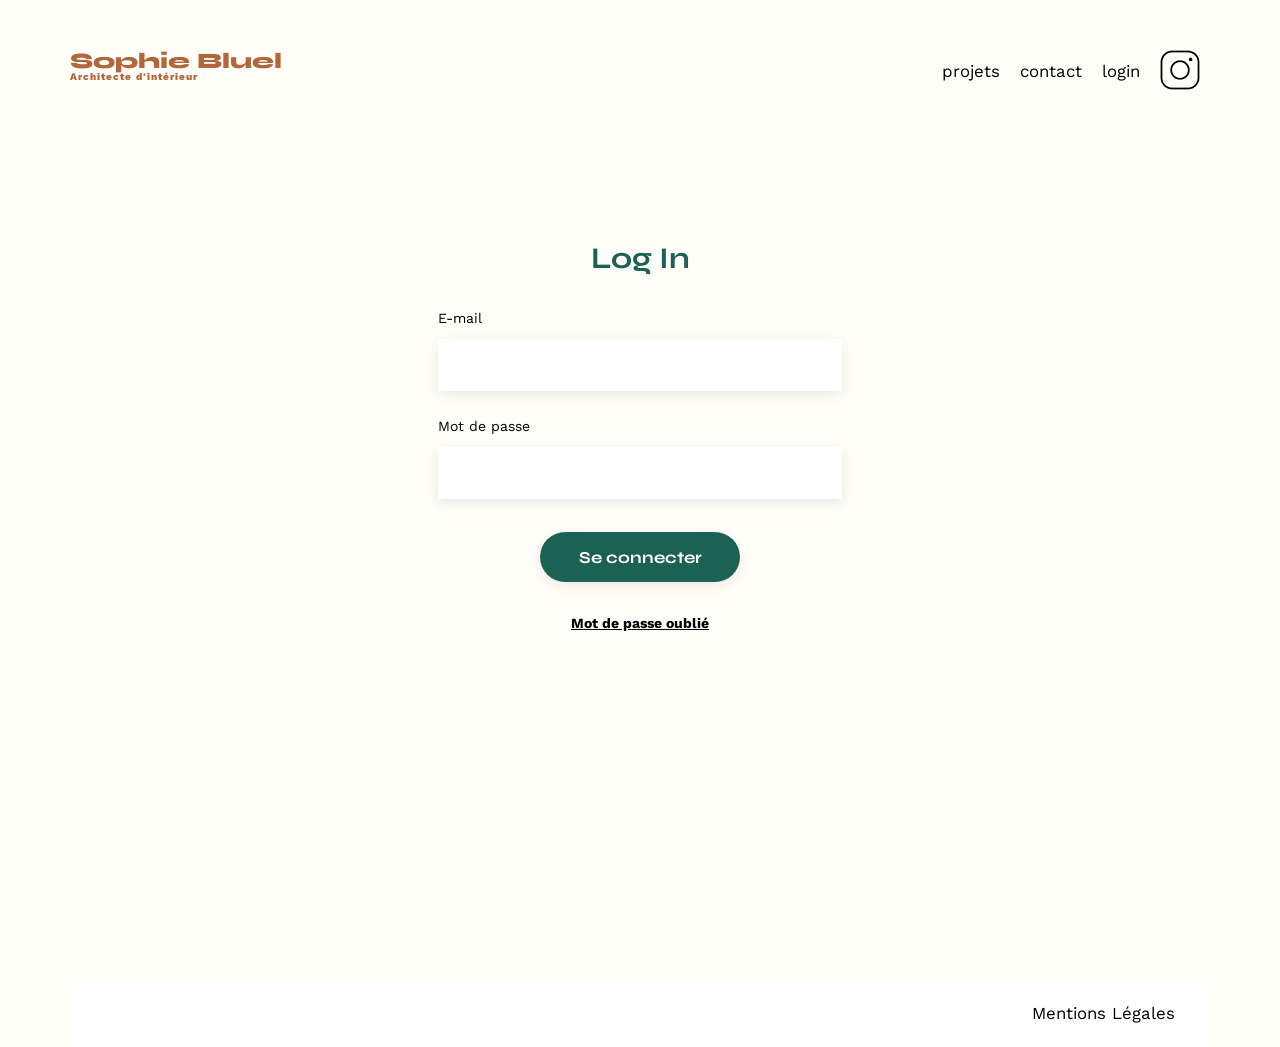
<file: FrontEnd/login.html>
<!DOCTYPE html>
<html lang="fr">
<head>
    <meta charset="UTF-8">
	<title>Login</title>
	<meta name="viewport" content="width=device-width, initial-scale=1.0">
	<link rel="preconnect" href="https://fonts.googleapis.com">
	<link rel="preconnect" href="https://fonts.gstatic.com" crossorigin>
	<link href="https://fonts.googleapis.com/css2?family=Syne:wght@700;800&family=Work+Sans&display=swap" rel="stylesheet">
	<meta name="description" content="">
	<link rel="stylesheet" href="./assets/style.css">
	<script src="JavaScript/login.js" defer></script>
</head>
<body>
    <header id="login-header">
        <a href="index.html"><h1>Sophie Bluel <span>Architecte d'intérieur</span></h1></a>
        <nav>
            <ul>
                <li>projets</li>
                <li>contact</li>
                <li>login</li>
                <li><img src="./assets/icons/instagram.png" alt="Instagram"></li>
            </ul>
        </nav>
    </header>
    <main>
        <section id="login">
            <h2>Log In</h2>
            <p id="error-login"></p>
            <form action="#" method="post" id="login-form">
                <label for="email">E-mail</label>
                <input type="email" id="email">
                <label for="password">Mot de passe</label>
                <input type="password" id="password">
                <input type="submit" value="Se connecter" id="connect">            
            </form>
            <p><a href="#">Mot de passe oublié</a></p>
        </section>

    </main>
    <footer>
        <nav>
            <ul>
                <li>Mentions Légales</li>
            </ul>
        </nav>
    </footer>    
</body>
</html>
</file>
<file: FrontEnd/assets/style.css>
/* http://meyerweb.com/eric/tools/css/reset/
   v2.0 | 20110126
   License: none (public domain)
*/

html,
body,
div,
span,
applet,
object,
iframe,
h1,
h2,
h3,
h4,
h5,
h6,
p,
blockquote,
pre,
a,
abbr,
acronym,
address,
big,
cite,
code,
del,
dfn,
em,
img,
ins,
kbd,
q,
s,
samp,
small,
strike,
strong,
sub,
sup,
tt,
var,
b,
u,
i,
center,
dl,
dt,
dd,
ol,
ul,
li,
fieldset,
form,
label,
legend,
table,
caption,
tbody,
tfoot,
thead,
tr,
th,
td,
article,
aside,
canvas,
details,
embed,
figure,
figcaption,
footer,
header,
hgroup,
menu,
nav,
output,
ruby,
section,
summary,
time,
mark,
audio,
video {
	margin: 0;
	padding: 0;
	border: 0;
	font-size: 100%;
	font: inherit;
	vertical-align: baseline;
}

/* HTML5 display-role reset for older browsers */
article,
aside,
details,
figcaption,
figure,
footer,
header,
hgroup,
menu,
nav,
section {
	display: block;
}

body {
	line-height: 1;
}

ol,
ul {
	list-style: none;
}

blockquote,
q {
	quotes: none;
}

blockquote:before,
blockquote:after,
q:before,
q:after {
	content: '';
	content: none;
}

table {
	border-collapse: collapse;
	border-spacing: 0;
}

/** end reset css**/
body {
	max-width: 1140px;
	margin: auto;
	font-family: 'Work Sans';
	font-size: 14px;
	background-color: #FFFEF8;
}

#index-header {
	display: flex;
	flex-direction: column;
}

#initial-header {
	display: flex;
	justify-content: space-between;
	margin: 50px 0
}

section {
	margin: 50px 0
}

a {
	text-decoration: none;
	color: black;
}

a:visited {
	color: black;
}

h1 {
	display: flex;
	flex-direction: column;
	font-family: 'Syne';
	font-size: 22px;
	font-weight: 800;
	color: #B1663C
}

h1>span {
	font-family: 'Work Sans';
	font-size: 10px;
	letter-spacing: 0.1em;
	;
}

h2 {
	font-family: 'Syne';
	font-weight: 700;
	font-size: 30px;
	color: #1D6154
}

nav ul {
	display: flex;
	align-items: center;
	list-style-type: none;
}

nav li {
	padding: 0 10px;
	font-size: 1.2em;
	cursor: pointer;
}

li:hover {
	color: #B1663C;
}

#introduction {
	display: flex;
	align-items: center;
}

#introduction figure {
	flex: 1
}

#introduction img {
	display: block;
	margin: auto;
	width: 80%;
}

#introduction article {
	flex: 1
}

#introduction h2 {
	margin-bottom: 1em;
}

#introduction p {
	margin-bottom: 0.5em;
}

#portfolio h2 {
	text-align: center;
	margin-bottom: 1em;
}

.gallery {
	width: 100%;
	display: grid;
	grid-template-columns: 1fr 1fr 1fr;
	grid-column-gap: 20px;
	grid-row-gap: 20px;
}

.gallery img {
	width: 100%;
}

#contact {
	width: 50%;
	margin: auto;
}

#contact>* {
	text-align: center;
}

#contact h2 {
	margin-bottom: 20px;
}

#contact form {
	text-align: left;
	margin-top: 30px;
	display: flex;
	flex-direction: column;
}

#contact input {
	height: 50px;
	font-size: 1.2em;
	border: none;
	box-shadow: 0px 4px 14px rgba(0, 0, 0, 0.09);
}

#contact label {
	margin: 2em 0 1em 0;
}

#contact textarea {
	border: none;
	box-shadow: 0px 4px 14px rgba(0, 0, 0, 0.09);
}

input[type="submit"] {
	font-family: 'Syne';
	font-weight: 700;
	color: white;
	background-color: #1D6154;
	margin: 2em auto;
	width: 180px;
	text-align: center;
	border-radius: 60px;
}

#filter-container {
	display: flex;
	text-align: center;
	justify-content: center;
	gap: 10px;
	margin-bottom: 1.4em;
}

#filter-container button {
	font-family: 'Syne';
	font-weight: 700;
	color: #1D6154;
	background-color: transparent;
	border-radius: 60px;
	border: 1px solid #1D6154;
	padding: 5px 10px;
	cursor: pointer;
}

#filter-container button:focus {
	background-color: #1D6154;
	color: #ffffff;
}

/* Partie connectée */

#projets {
	display: flex;
	flex-direction: column;
}

#edition-mode {
	display: flex;
	align-items: center;
	justify-content: center;
	gap: 10px;
	width: 100%;
	padding-top: 15px;
	padding-bottom: 15px;
	background-color: black;
	color: #ffffff;

	i {
		cursor: pointer;
	}

	p {
		cursor: pointer;
	}
}

#mes-projets {
	display: flex;
	justify-content: center;
	align-items: baseline;
	margin-left: 10%;
}

#modify-gallery {
	display: flex;
	gap: 10px;
	cursor: pointer;
	width: fit-content;
	margin-left: 30px;
}

/* Première Modale */

#modal-container {
	display: none;
	justify-content: center;
	align-items: center;
	position: fixed;
	z-index: 2;
	top: 0;
	left: 0;
	width: 100%;
	height: 100%;
	overflow: auto;
	background-color: rgba(70, 65, 65, 0.392);
	border: none;
	margin: 0;

	#delete-modal {
		background-color: #ffffff;
		width: 30%;
		height: 50%;
		display: flex;
		flex-direction: column;
		align-items: center;
		justify-content: space-around;
		border-radius: 10px;
		position: relative;
		padding: 50px;

		.fa-xmark {
			position: absolute;
			top: 20px;
			right: 20px;
			cursor: pointer;
		}

		h3 {
			font-size: 30px;
		}

		#handle-works {
			border-bottom: 2px solid grey;
			display: grid;
			grid-template-columns: repeat(5, 1fr);
			grid-template-rows: repeat(3, auto);
			grid-row-gap: 20px;
			grid-column-gap: 10px;
			margin: 40px 80px 0px 80px;
			padding-bottom: 30px;
			border-bottom: solid 2px #d0d0d0;

			figure {
				position: relative;
				height: 100%;
				width: 100%;

				img {
					max-width: 100%;
					height: 100%;
					object-fit: cover;
				}

				span {
					display: flex;
					justify-content: center;
					align-items: center;
					position: absolute;
					top: 5px;
					right: 5px;
					background-color: black;
					height: 16px;
					width: 16px;
					border-radius: 2px;

					.fa-trash-can {
						color: #ffffff;
						cursor: pointer;
						font-size: 0.6rem;
					}
				}
			}
		}

		input {
			padding: 7px;
			margin-top: 10px;
			margin-bottom: 10px;
			border: 1px;
			cursor: pointer;
		}
	}

/* Seconde Modale */

	#add-modal {
		display: none;
		background-color: #ffffff;
		width: 30%;
		height: 50%;
		display: flex;
		flex-direction: column;
		align-items: center;
		justify-content: flex-start;
		border-radius: 10px;
		position: relative;
		padding: 50px;

		.fa-xmark {
			position: absolute;
			top: 20px;
			right: 20px;
			cursor: pointer;
		}

		.fa-arrow-left {
			position: absolute;
			top: 20px;
			left: 20px;
			cursor: pointer;
		}

		h3 {
			font-size: 25px;
			margin-bottom: 15px;
		}

		#edit-form {
			display: flex;
			flex-direction: column;
			justify-content: space-between;
			width: 90%;
			height: 80%;
			gap: 20px;

			#add-image {
				display: flex;
				flex-direction: column;
				position: relative;
				align-items: center;
				justify-content: center;
				height: 50%;
				background-color: rgb(194, 214, 233);
				gap: 15px;
				padding: 20px 0;

				.fa-image {
					font-size: 90px;
					color: rgb(169, 167, 167);
				}

				label {
					font-size: 15px;
					border-radius: 50px;
					background-color: rgb(164, 161, 161);
					color: rgb(81, 131, 239);
					padding: 10px 17px;
					cursor: pointer;
				}

				input {
					display: none;
				}

				img {
					display: none;
					position: absolute;
					max-width: 100%;
					max-height: 100%;	
				}

				p {
					font-size: 12px;
				}
			}

			.form-input {
				display: flex;
				flex-direction: column;
				gap: 5px;

				label {
					font-size: 15px;
				}

				input {
					padding: 5px;
					border: 1px;
					box-shadow: 0px 4px 14px 0px #00000017;
				}

				select {
					padding: 5px;
					border: 1px;
					box-shadow: 0px 4px 14px 0px #00000017;
				}
			}

			hr {
				width: 100%;
				background-color: #d0d0d0;
				margin-top: 15px;
			}

			#submit-img {
				background-color: #A7A7A7;
				border: 1px;
				cursor: pointer;
				padding: 5px;
				margin-top: 0;
			}
		}
	}
}

/** Contact **/

#contact-submit {
	cursor: pointer;
}

/** Footer **/

footer {
	background-color: #ffffff;
}

footer nav ul {
	display: flex;
	justify-content: flex-end;
	padding: 25px;
	margin-top: 25px;
}

/** login.html **/

#login-header {
	display: flex;
	justify-content: space-between;
	margin: 50px 0
}

#login {
	display: flex;
	flex-direction: column;
	justify-content: center;
	align-items: center;
	margin-top: 150px;
	margin-bottom: 350px;

	#error-login {
		color: red;
		margin-top: 10px;
	}

	#login-form {
		display: flex;
		flex-direction: column;

		label {
			margin: 2em 0 1em 0;
		}

		input {
			height: 50px;
			width: 400px;
			font-size: 1.2em;
			border: none;
			box-shadow: 0px 4px 14px rgba(0, 0, 0, 0.09);
		}

		#connect {
			width: 200px;
			cursor: pointer;
		}
	}

	a {
		color: black;
		text-decoration: underline;
		font-weight: bold;
	}
}
</file>
